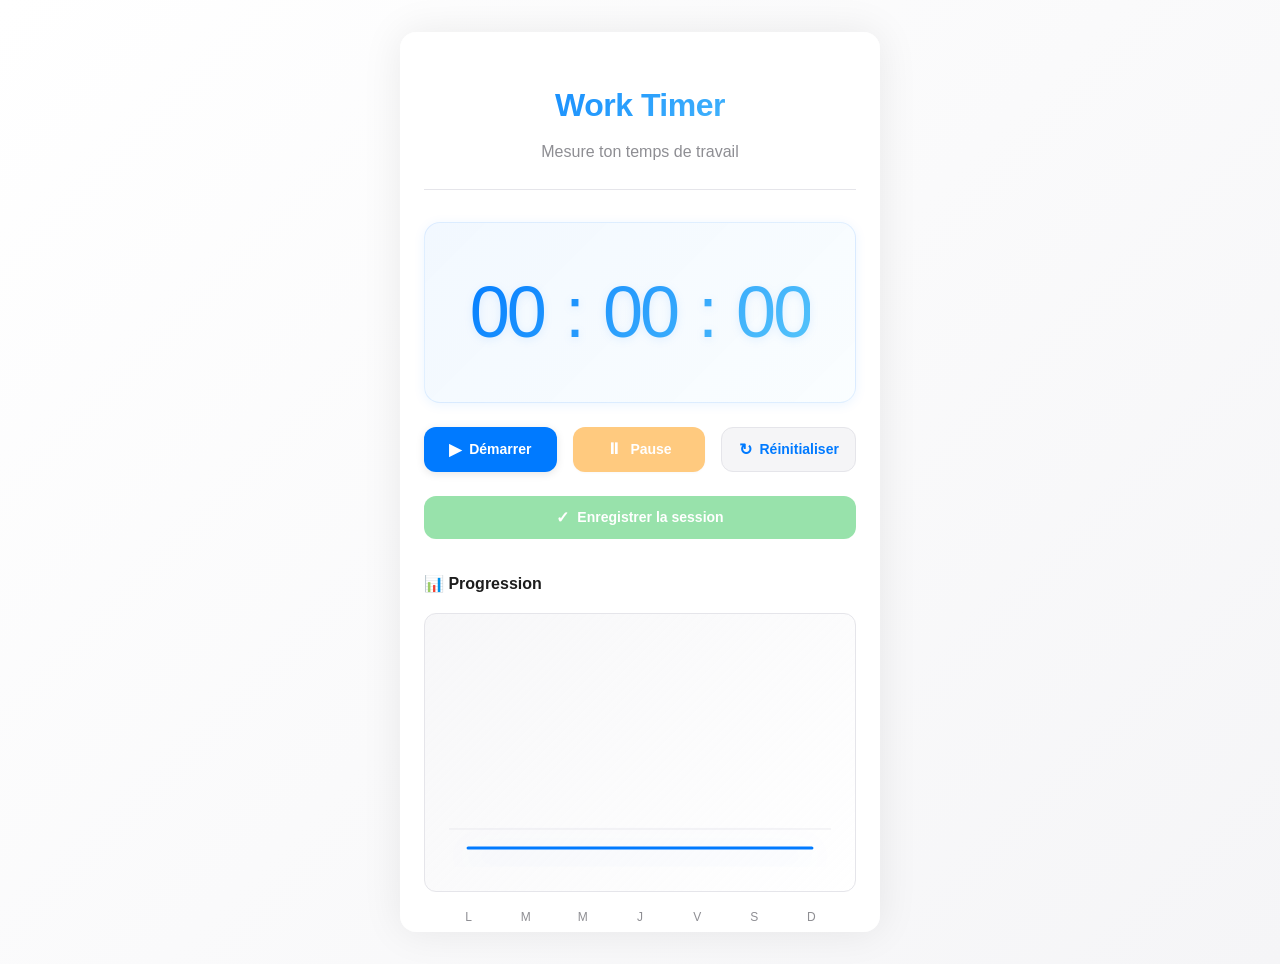
<file: timer-app/index.html>
<!DOCTYPE html>
<html lang="fr">
<head>
    <meta charset="UTF-8">
    <meta name="viewport" content="width=device-width, initial-scale=1.0">
    <title>Work Timer - Leaderboard</title>
    <link rel="stylesheet" href="styles.css">
</head>
<body>
    <div class="container">
        <!-- Header -->
        <header class="header">
            <h1 class="title">Work Timer</h1>
            <p class="subtitle">Mesure ton temps de travail</p>
        </header>

        <!-- Main Timer Section -->
        <section class="timer-section">
            <div class="timer-display">
                <div class="time-container">
                    <div class="time" id="timerDisplay">
                        <span class="hours" id="hours">00</span>
                        <span class="separator">:</span>
                        <span class="minutes" id="minutes">00</span>
                        <span class="separator">:</span>
                        <span class="seconds" id="seconds">00</span>
                    </div>
                </div>
            </div>

            <!-- Control Buttons -->
            <div class="controls">
                <button class="btn btn-primary" id="startBtn">
                    <span class="btn-icon">▶</span>
                    <span class="btn-text">Démarrer</span>
                </button>
                <button class="btn btn-secondary" id="pauseBtn" disabled>
                    <span class="btn-icon">⏸</span>
                    <span class="btn-text">Pause</span>
                </button>
                <button class="btn btn-tertiary" id="resetBtn">
                    <span class="btn-icon">↻</span>
                    <span class="btn-text">Réinitialiser</span>
                </button>
            </div>

            <!-- Save Session Button -->
            <div class="session-actions">
                <button class="btn btn-save" id="saveSessionBtn" disabled>
                    <span class="btn-icon">✓</span>
                    Enregistrer la session
                </button>
            </div>
        </section>

        <!-- Graph Section -->
        <section class="graph-section">
            <h3 class="section-title">📊 Progression</h3>
            <div class="graph-container">
                <svg class="graph-svg" id="graphChart" viewBox="0 0 100 60" preserveAspectRatio="xMidYMid meet">
                    <defs>
                        <linearGradient id="graphGradient" x1="0%" y1="0%" x2="0%" y2="100%">
                            <stop offset="0%" style="stop-color:#007AFF;stop-opacity:0.2" />
                            <stop offset="100%" style="stop-color:#007AFF;stop-opacity:0.01" />
                        </linearGradient>
                    </defs>
                    <!-- Grid lines -->
                    <line x1="0" y1="50" x2="100" y2="50" stroke="#E5E5EA" stroke-width="0.2"/>
                    <!-- Graph line will be inserted here -->
                    <polyline class="graph-line" points="" fill="url(#graphGradient)" stroke="#007AFF" stroke-width="0.8"/>
                </svg>
            </div>
            <div class="graph-legend">
                <span class="legend-day" id="day1">L</span>
                <span class="legend-day" id="day2">M</span>
                <span class="legend-day" id="day3">M</span>
                <span class="legend-day" id="day4">J</span>
                <span class="legend-day" id="day5">V</span>
                <span class="legend-day" id="day6">S</span>
                <span class="legend-day" id="day7">D</span>
            </div>
        </section>

        <!-- Leaderboard Tabs -->
        <section class="leaderboard-section">
            <div class="tabs">
                <button class="tab-btn active" data-tab="week">
                    <span class="tab-icon">📅</span>
                    Cette semaine
                </button>
                <button class="tab-btn" data-tab="month">
                    <span class="tab-icon">📆</span>
                    Ce mois
                </button>
            </div>

            <!-- Leaderboard Content -->
            <div class="leaderboard-content">
                <div class="leaderboard" id="weekLeaderboard">
                    <div class="leaderboard-empty">
                        <p>Aucune session cette semaine</p>
                        <span class="empty-icon">🏃</span>
                    </div>
                </div>
                <div class="leaderboard hidden" id="monthLeaderboard">
                    <div class="leaderboard-empty">
                        <p>Aucune session ce mois</p>
                        <span class="empty-icon">🏃</span>
                    </div>
                </div>
            </div>
        </section>

        <!-- Stats -->
        <section class="stats-section">
            <div class="stat-card">
                <span class="stat-label">Total semaine</span>
                <span class="stat-value" id="weekTotal">0h 0m</span>
            </div>
            <div class="stat-card">
                <span class="stat-label">Total mois</span>
                <span class="stat-value" id="monthTotal">0h 0m</span>
            </div>
            <div class="stat-card">
                <span class="stat-label">Sessions</span>
                <span class="stat-value" id="sessionCount">0</span>
            </div>
        </section>

        <!-- Goals Section -->
        <section class="goals-section">
            <h3 class="section-title">🎯 Objectifs</h3>
            <div class="goals-container">
                <div class="goal-item">
                    <div class="goal-header">
                        <span class="goal-name">Par jour</span>
                        <input type="number" class="goal-input" id="dailyGoal" value="8" min="1" max="24">
                        <span class="goal-unit">h</span>
                    </div>
                    <div class="goal-progress" id="dailyProgress">
                        <div class="progress-bar">
                            <div class="progress-fill" id="dailyFill" style="width: 0%"></div>
                        </div>
                        <span class="progress-text" id="dailyText">0 / 8h</span>
                    </div>
                </div>
                <div class="goal-item">
                    <div class="goal-header">
                        <span class="goal-name">Par semaine</span>
                        <input type="number" class="goal-input" id="weeklyGoal" value="40" min="1" max="168">
                        <span class="goal-unit">h</span>
                    </div>
                    <div class="goal-progress" id="weeklyProgress">
                        <div class="progress-bar">
                            <div class="progress-fill" id="weeklyFill" style="width: 0%"></div>
                        </div>
                        <span class="progress-text" id="weeklyText">0 / 40h</span>
                    </div>
                </div>
            </div>
        </section>
    </div>

    <script src="script.js"></script>
</body>
</html>
</file>
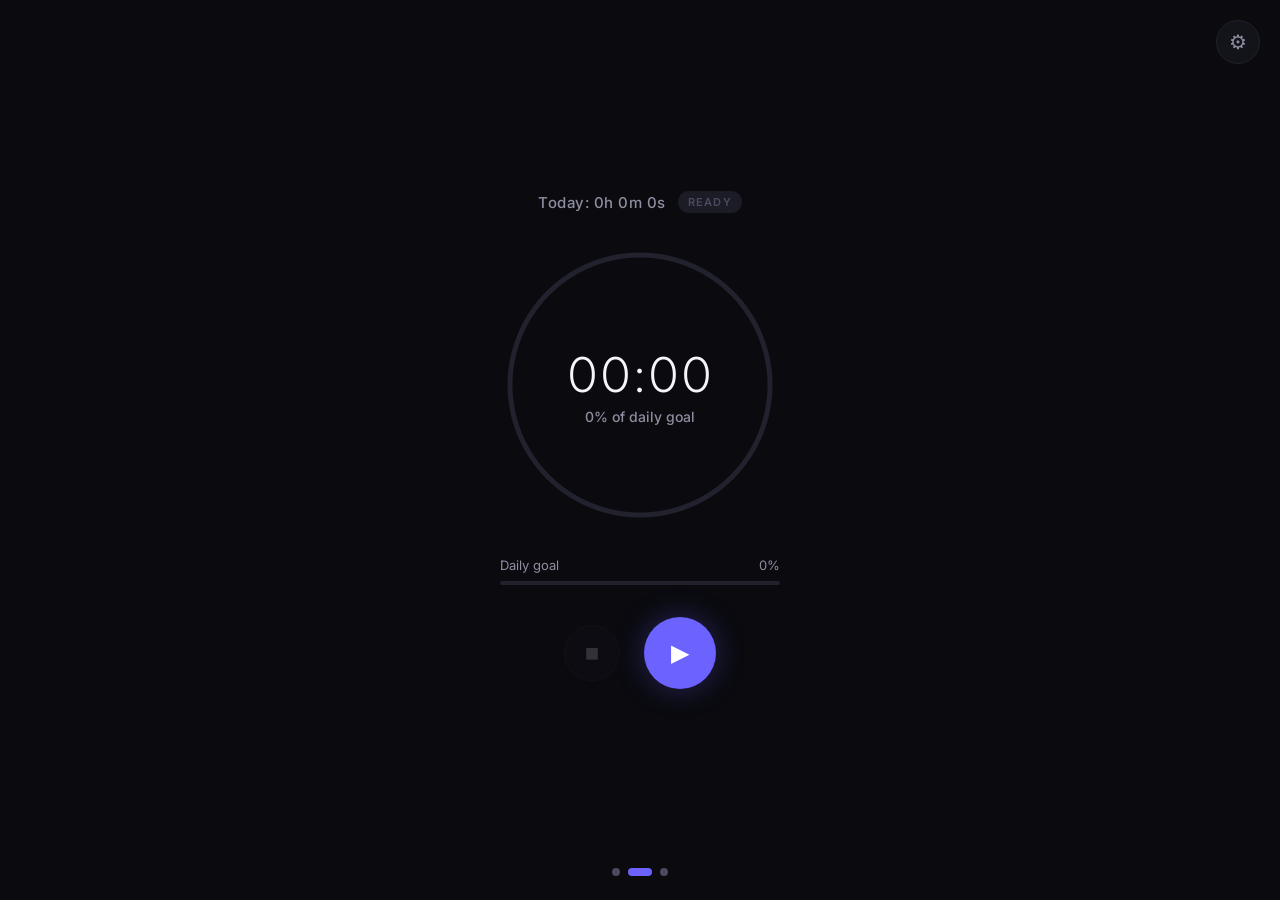
<file: timer_app_web/index.html>
<!DOCTYPE html>
<html lang="en">
<head>
<meta charset="UTF-8">
<meta name="viewport" content="width=device-width, initial-scale=1.0, user-scalable=no">
<title>Focus Timer</title>
<style>
  @import url('https://fonts.googleapis.com/css2?family=Inter:wght@300;400;500;600;700&display=swap');

  :root {
    --bg: #0A0A0F;
    --surface: #13131A;
    --surface-alt: #1C1C27;
    --stroke: #22222E;
    --accent: #6C63FF;
    --accent-soft: #8A83FF;
    --success: #34C759;
    --warning: #FF9F0A;
    --destructive: #FF453A;
    --text-primary: #F5F5FA;
    --text-secondary: #8E8EA0;
    --text-tertiary: #4A4A60;
  }

  * { margin: 0; padding: 0; box-sizing: border-box; }

  body {
    font-family: 'Inter', -apple-system, BlinkMacSystemFont, sans-serif;
    background: var(--bg);
    color: var(--text-primary);
    height: 100vh;
    overflow: hidden;
    user-select: none;
    -webkit-user-select: none;
  }

  /* ── Navigation ── */
  .app-container {
    height: 100vh;
    display: flex;
    flex-direction: column;
  }

  .screens-wrapper {
    flex: 1;
    display: flex;
    overflow-x: auto;
    scroll-snap-type: x mandatory;
    scrollbar-width: none;
    -ms-overflow-style: none;
  }
  .screens-wrapper::-webkit-scrollbar { display: none; }

  .screen {
    min-width: 100vw;
    scroll-snap-align: center;
    display: flex;
    flex-direction: column;
    padding: 20px;
    overflow-y: auto;
    scrollbar-width: none;
  }
  .screen::-webkit-scrollbar { display: none; }

  /* ── Page Indicator ── */
  .page-indicator {
    position: fixed;
    bottom: 24px;
    left: 50%;
    transform: translateX(-50%);
    display: flex;
    gap: 8px;
    z-index: 100;
  }
  .page-dot {
    width: 8px; height: 8px;
    border-radius: 4px;
    background: var(--text-tertiary);
    transition: all 0.3s ease;
  }
  .page-dot.active {
    width: 24px;
    background: var(--accent);
  }

  /* ── Settings Button ── */
  .settings-btn {
    position: fixed;
    top: 20px; right: 20px;
    width: 44px; height: 44px;
    border-radius: 50%;
    background: var(--surface);
    border: 1px solid var(--stroke);
    color: var(--text-secondary);
    font-size: 20px;
    cursor: pointer;
    display: flex;
    align-items: center;
    justify-content: center;
    z-index: 100;
    transition: transform 0.2s, background 0.2s;
  }
  .settings-btn:hover { background: var(--surface-alt); }
  .settings-btn:active { transform: scale(0.92); }

  /* ══════════════════════════════════════════
     TIMER SCREEN
     ══════════════════════════════════════════ */
  .timer-screen {
    align-items: center;
    justify-content: center;
    gap: 32px;
    padding-top: 60px;
    padding-bottom: 80px;
  }

  /* Top bar */
  .top-bar {
    display: flex;
    align-items: center;
    gap: 12px;
  }
  .today-label {
    font-size: 15px;
    font-weight: 500;
    color: var(--text-secondary);
    letter-spacing: 0.5px;
  }
  .status-chip {
    font-size: 11px;
    font-weight: 600;
    letter-spacing: 1.2px;
    padding: 4px 10px;
    border-radius: 12px;
    text-transform: uppercase;
    transition: all 0.3s ease;
  }
  .status-chip.idle { background: var(--surface-alt); color: var(--text-tertiary); }
  .status-chip.running { background: rgba(52,199,89,0.15); color: var(--success); }
  .status-chip.paused { background: rgba(255,159,10,0.15); color: var(--warning); }

  /* Circular timer */
  .timer-ring-container {
    position: relative;
    width: 280px; height: 280px;
  }
  .timer-canvas {
    width: 280px; height: 280px;
  }
  .timer-face {
    position: absolute;
    top: 50%; left: 50%;
    transform: translate(-50%, -50%);
    text-align: center;
  }
  .timer-digits {
    font-size: 48px;
    font-weight: 300;
    letter-spacing: 2px;
    font-variant-numeric: tabular-nums;
    color: var(--text-primary);
  }
  .timer-goal-pct {
    font-size: 14px;
    font-weight: 500;
    color: var(--text-secondary);
    margin-top: 4px;
  }

  /* Goal bar */
  .goal-bar-section {
    width: 280px;
  }
  .goal-bar-header {
    display: flex;
    justify-content: space-between;
    margin-bottom: 8px;
    font-size: 13px;
    color: var(--text-secondary);
  }
  .goal-bar-track {
    height: 4px;
    background: var(--stroke);
    border-radius: 2px;
    overflow: hidden;
  }
  .goal-bar-fill {
    height: 100%;
    background: linear-gradient(90deg, var(--accent), var(--accent-soft));
    border-radius: 2px;
    transition: width 0.8s cubic-bezier(0.22,1,0.36,1);
  }

  /* Controls */
  .controls {
    display: flex;
    gap: 24px;
    align-items: center;
  }
  .ctrl-btn {
    width: 56px; height: 56px;
    border-radius: 50%;
    border: none;
    cursor: pointer;
    display: flex;
    align-items: center;
    justify-content: center;
    transition: transform 0.12s, opacity 0.2s;
    font-size: 24px;
  }
  .ctrl-btn:active { transform: scale(0.92); }
  .ctrl-btn.play-btn {
    width: 72px; height: 72px;
    background: var(--accent);
    color: #fff;
    box-shadow: 0 0 30px rgba(108,99,255,0.3);
  }
  .ctrl-btn.stop-btn {
    background: var(--surface);
    border: 1px solid var(--stroke);
    color: var(--text-secondary);
  }
  .ctrl-btn.stop-btn:hover { color: var(--destructive); }
  .ctrl-btn:disabled {
    opacity: 0.3;
    cursor: default;
    transform: none;
  }

  /* ══════════════════════════════════════════
     ANALYTICS SCREEN
     ══════════════════════════════════════════ */
  .analytics-screen {
    padding-top: 60px;
    padding-bottom: 80px;
    gap: 24px;
  }
  .analytics-title {
    font-size: 28px;
    font-weight: 700;
    letter-spacing: -0.5px;
  }

  /* Summary cards */
  .summary-cards {
    display: grid;
    grid-template-columns: 1fr 1fr;
    gap: 12px;
  }
  .summary-card {
    background: var(--surface);
    border: 1px solid var(--stroke);
    border-radius: 16px;
    padding: 16px;
  }
  .summary-card-label {
    font-size: 12px;
    color: var(--text-tertiary);
    text-transform: uppercase;
    letter-spacing: 1px;
    margin-bottom: 8px;
  }
  .summary-card-value {
    font-size: 28px;
    font-weight: 700;
    letter-spacing: -1px;
  }
  .summary-card-sub {
    font-size: 13px;
    color: var(--text-secondary);
    margin-top: 4px;
  }

  /* View mode tabs */
  .view-tabs {
    display: flex;
    background: var(--surface);
    border-radius: 12px;
    padding: 4px;
    gap: 4px;
  }
  .view-tab {
    flex: 1;
    padding: 8px 0;
    text-align: center;
    font-size: 13px;
    font-weight: 500;
    color: var(--text-secondary);
    border-radius: 8px;
    border: none;
    background: none;
    cursor: pointer;
    transition: all 0.2s;
  }
  .view-tab.active {
    background: var(--accent);
    color: #fff;
  }

  /* Chart */
  .chart-container {
    background: var(--surface);
    border: 1px solid var(--stroke);
    border-radius: 16px;
    padding: 20px;
    height: 240px;
    position: relative;
  }
  .chart-canvas {
    width: 100%;
    height: 100%;
  }

  /* ══════════════════════════════════════════
     SOCIAL SCREEN
     ══════════════════════════════════════════ */
  .social-screen {
    padding-top: 60px;
    padding-bottom: 80px;
    gap: 24px;
  }
  .social-title {
    font-size: 28px;
    font-weight: 700;
    letter-spacing: -0.5px;
  }
  .social-subtitle {
    font-size: 14px;
    color: var(--text-secondary);
    margin-top: -16px;
  }

  /* Podium */
  .podium {
    display: flex;
    align-items: flex-end;
    justify-content: center;
    gap: 8px;
    height: 180px;
  }
  .podium-slot {
    display: flex;
    flex-direction: column;
    align-items: center;
    gap: 6px;
  }
  .podium-avatar {
    width: 48px; height: 48px;
    border-radius: 50%;
    display: flex;
    align-items: center;
    justify-content: center;
    font-weight: 700;
    font-size: 16px;
    color: #fff;
  }
  .podium-slot.first .podium-avatar { width: 56px; height: 56px; font-size: 18px; }
  .podium-name { font-size: 12px; font-weight: 600; }
  .podium-hours { font-size: 11px; color: var(--text-secondary); }
  .podium-bar {
    width: 80px;
    border-radius: 12px 12px 0 0;
    background: var(--surface);
    border: 1px solid var(--stroke);
    border-bottom: none;
    display: flex;
    align-items: flex-start;
    justify-content: center;
    padding-top: 8px;
    font-size: 20px;
    font-weight: 700;
    color: var(--text-tertiary);
  }
  .podium-slot.first .podium-bar {
    background: linear-gradient(180deg, rgba(108,99,255,0.15), transparent);
    border-color: rgba(108,99,255,0.3);
  }

  /* Leaderboard list */
  .leaderboard-list {
    display: flex;
    flex-direction: column;
    gap: 8px;
  }
  .lb-row {
    display: flex;
    align-items: center;
    gap: 12px;
    padding: 12px 16px;
    background: var(--surface);
    border: 1px solid var(--stroke);
    border-radius: 12px;
    transition: background 0.2s;
  }
  .lb-row.is-me {
    border-color: rgba(108,99,255,0.4);
    background: rgba(108,99,255,0.08);
  }
  .lb-rank {
    font-size: 14px;
    font-weight: 600;
    color: var(--text-tertiary);
    width: 24px;
    text-align: center;
  }
  .lb-avatar {
    width: 36px; height: 36px;
    border-radius: 50%;
    display: flex;
    align-items: center;
    justify-content: center;
    font-weight: 600;
    font-size: 13px;
    color: #fff;
  }
  .lb-info { flex: 1; }
  .lb-name { font-size: 14px; font-weight: 500; }
  .lb-hours-text { font-size: 12px; color: var(--text-secondary); }
  .lb-bar-track {
    width: 60px; height: 4px;
    background: var(--stroke);
    border-radius: 2px;
    overflow: hidden;
  }
  .lb-bar-fill {
    height: 100%;
    background: var(--accent);
    border-radius: 2px;
  }

  /* ══════════════════════════════════════════
     SETTINGS MODAL
     ══════════════════════════════════════════ */
  .modal-overlay {
    position: fixed;
    top: 0; left: 0; right: 0; bottom: 0;
    background: rgba(0,0,0,0.6);
    z-index: 200;
    opacity: 0;
    pointer-events: none;
    transition: opacity 0.3s;
  }
  .modal-overlay.open {
    opacity: 1;
    pointer-events: all;
  }
  .settings-modal {
    position: fixed;
    bottom: 0; left: 0; right: 0;
    background: var(--surface);
    border-radius: 24px 24px 0 0;
    padding: 24px;
    padding-bottom: 40px;
    z-index: 201;
    transform: translateY(100%);
    transition: transform 0.35s cubic-bezier(0.22,1,0.36,1);
    max-height: 80vh;
    overflow-y: auto;
  }
  .modal-overlay.open .settings-modal {
    transform: translateY(0);
  }
  .modal-handle {
    width: 40px; height: 4px;
    background: var(--text-tertiary);
    border-radius: 2px;
    margin: 0 auto 20px;
  }
  .settings-title {
    font-size: 22px;
    font-weight: 700;
    margin-bottom: 24px;
  }
  .setting-row {
    display: flex;
    align-items: center;
    justify-content: space-between;
    padding: 16px 0;
    border-bottom: 1px solid var(--stroke);
  }
  .setting-label {
    font-size: 15px;
    font-weight: 500;
  }
  .setting-label span {
    display: block;
    font-size: 12px;
    color: var(--text-tertiary);
    font-weight: 400;
    margin-top: 2px;
  }
  .stepper {
    display: flex;
    align-items: center;
    gap: 16px;
  }
  .stepper-btn {
    width: 36px; height: 36px;
    border-radius: 50%;
    background: var(--surface-alt);
    border: 1px solid var(--stroke);
    color: var(--text-primary);
    font-size: 18px;
    cursor: pointer;
    display: flex;
    align-items: center;
    justify-content: center;
    transition: transform 0.12s;
  }
  .stepper-btn:active { transform: scale(0.92); }
  .stepper-value {
    font-size: 16px;
    font-weight: 600;
    min-width: 56px;
    text-align: center;
    font-variant-numeric: tabular-nums;
  }

  /* Reset button */
  .reset-section {
    margin-top: 24px;
    text-align: center;
  }
  .reset-btn {
    padding: 12px 24px;
    background: rgba(255,69,58,0.1);
    border: 1px solid rgba(255,69,58,0.3);
    border-radius: 12px;
    color: var(--destructive);
    font-size: 14px;
    font-weight: 500;
    cursor: pointer;
    transition: background 0.2s;
  }
  .reset-btn:hover { background: rgba(255,69,58,0.2); }

  /* Animations */
  @keyframes fadeInUp {
    from { opacity: 0; transform: translateY(20px); }
    to { opacity: 1; transform: translateY(0); }
  }
  .animate-in {
    animation: fadeInUp 0.5s ease forwards;
  }
  .animate-in:nth-child(2) { animation-delay: 0.1s; }
  .animate-in:nth-child(3) { animation-delay: 0.2s; }
  .animate-in:nth-child(4) { animation-delay: 0.3s; }
</style>
</head>
<body>

<div class="app-container">
  <!-- Settings button -->
  <button class="settings-btn" onclick="toggleSettings()">&#9881;</button>

  <div class="screens-wrapper" id="screensWrapper">

    <!-- ═══ ANALYTICS SCREEN ═══ -->
    <div class="screen analytics-screen" id="analyticsScreen">
      <h1 class="analytics-title animate-in">Analytics</h1>

      <div class="summary-cards animate-in">
        <div class="summary-card">
          <div class="summary-card-label">Today</div>
          <div class="summary-card-value" id="statToday">0h 0m</div>
          <div class="summary-card-sub" id="statTodayPct">0% of goal</div>
        </div>
        <div class="summary-card">
          <div class="summary-card-label">This Week</div>
          <div class="summary-card-value" id="statWeek">0h 0m</div>
          <div class="summary-card-sub" id="statWeekPct">0% of goal</div>
        </div>
      </div>

      <div class="view-tabs animate-in">
        <button class="view-tab active" onclick="setChartView('day')">Day</button>
        <button class="view-tab" onclick="setChartView('week')">Week</button>
        <button class="view-tab" onclick="setChartView('month')">Month</button>
      </div>

      <div class="chart-container animate-in">
        <canvas class="chart-canvas" id="chartCanvas"></canvas>
      </div>
    </div>

    <!-- ═══ TIMER SCREEN ═══ -->
    <div class="screen timer-screen" id="timerScreen">
      <div class="top-bar animate-in">
        <span class="today-label" id="todayLabel">Today: 0h 0m 0s</span>
        <span class="status-chip idle" id="statusChip">READY</span>
      </div>

      <div class="timer-ring-container animate-in">
        <canvas class="timer-canvas" id="timerCanvas" width="560" height="560"></canvas>
        <div class="timer-face">
          <div class="timer-digits" id="timerDigits">00:00</div>
          <div class="timer-goal-pct" id="timerGoalPct">0% of daily goal</div>
        </div>
      </div>

      <div class="goal-bar-section animate-in">
        <div class="goal-bar-header">
          <span>Daily goal</span>
          <span id="goalBarPct">0%</span>
        </div>
        <div class="goal-bar-track">
          <div class="goal-bar-fill" id="goalBarFill" style="width:0%"></div>
        </div>
      </div>

      <div class="controls animate-in">
        <button class="ctrl-btn stop-btn" id="stopBtn" disabled onclick="stopTimer()">&#9632;</button>
        <button class="ctrl-btn play-btn" id="playBtn" onclick="togglePlayPause()">&#9654;</button>
      </div>
    </div>

    <!-- ═══ SOCIAL SCREEN ═══ -->
    <div class="screen social-screen" id="socialScreen">
      <h1 class="social-title animate-in">Leaderboard</h1>
      <p class="social-subtitle animate-in">This week's focus hours</p>

      <div class="podium animate-in" id="podium"></div>
      <div class="leaderboard-list animate-in" id="leaderboardList"></div>
    </div>
  </div>

  <!-- Page indicator -->
  <div class="page-indicator">
    <div class="page-dot" id="dot0"></div>
    <div class="page-dot active" id="dot1"></div>
    <div class="page-dot" id="dot2"></div>
  </div>
</div>

<!-- ═══ SETTINGS MODAL ═══ -->
<div class="modal-overlay" id="settingsOverlay" onclick="closeSettingsOutside(event)">
  <div class="settings-modal">
    <div class="modal-handle"></div>
    <div class="settings-title">Settings</div>

    <div class="setting-row">
      <div class="setting-label">Daily Goal<span>Hours of focus per day</span></div>
      <div class="stepper">
        <button class="stepper-btn" onclick="adjustGoal('daily',-1800)">−</button>
        <span class="stepper-value" id="dailyGoalDisplay">8h</span>
        <button class="stepper-btn" onclick="adjustGoal('daily',1800)">+</button>
      </div>
    </div>

    <div class="setting-row">
      <div class="setting-label">Weekly Goal<span>Hours of focus per week</span></div>
      <div class="stepper">
        <button class="stepper-btn" onclick="adjustGoal('weekly',-3600)">−</button>
        <span class="stepper-value" id="weeklyGoalDisplay">40h</span>
        <button class="stepper-btn" onclick="adjustGoal('weekly',3600)">+</button>
      </div>
    </div>

    <div class="reset-section">
      <button class="reset-btn" onclick="resetAllData()">Reset All Data</button>
    </div>
  </div>
</div>

<script>
// ══════════════════════════════════════════
// STATE
// ══════════════════════════════════════════
const STATE = {
  status: 'idle', // idle | running | paused
  elapsed: 0,     // seconds in current session
  startTime: null,
  pausedAt: null,
  sessions: [],
  dailyGoalSec: 8 * 3600,
  weeklyGoalSec: 40 * 3600,
  chartView: 'day',
  tickInterval: null,
};

// ══════════════════════════════════════════
// PERSISTENCE
// ══════════════════════════════════════════
function save() {
  const data = {
    sessions: STATE.sessions,
    dailyGoalSec: STATE.dailyGoalSec,
    weeklyGoalSec: STATE.weeklyGoalSec,
  };
  localStorage.setItem('focusTimer', JSON.stringify(data));
}

function load() {
  try {
    const raw = localStorage.getItem('focusTimer');
    if (!raw) return;
    const data = JSON.parse(raw);
    STATE.sessions = (data.sessions || []).map(s => ({
      ...s,
      startTime: new Date(s.startTime),
      endTime: new Date(s.endTime),
    }));
    STATE.dailyGoalSec = data.dailyGoalSec || 8 * 3600;
    STATE.weeklyGoalSec = data.weeklyGoalSec || 40 * 3600;
  } catch(e) { console.warn('Load failed', e); }
}

// ══════════════════════════════════════════
// TIMER LOGIC
// ══════════════════════════════════════════
function togglePlayPause() {
  if (STATE.status === 'idle' || STATE.status === 'paused') {
    startTimer();
  } else if (STATE.status === 'running') {
    pauseTimer();
  }
}

function startTimer() {
  if (STATE.status === 'idle') {
    STATE.startTime = new Date();
    STATE.elapsed = 0;
  }
  STATE.status = 'running';
  STATE.pausedAt = null;
  STATE.tickInterval = setInterval(tick, 1000);
  updateUI();
}

function pauseTimer() {
  STATE.status = 'paused';
  STATE.pausedAt = new Date();
  clearInterval(STATE.tickInterval);
  updateUI();
}

function stopTimer() {
  clearInterval(STATE.tickInterval);
  if (STATE.elapsed >= 5 && STATE.startTime) {
    STATE.sessions.push({
      id: crypto.randomUUID ? crypto.randomUUID() : Math.random().toString(36).slice(2),
      startTime: STATE.startTime,
      endTime: new Date(),
    });
    save();
  }
  STATE.status = 'idle';
  STATE.elapsed = 0;
  STATE.startTime = null;
  STATE.pausedAt = null;
  updateUI();
}

function tick() {
  STATE.elapsed++;
  updateUI();
}

// ══════════════════════════════════════════
// COMPUTED
// ══════════════════════════════════════════
function todayTotal() {
  const now = new Date();
  const start = new Date(now.getFullYear(), now.getMonth(), now.getDate());
  let total = STATE.sessions
    .filter(s => s.startTime >= start)
    .reduce((sum, s) => sum + (s.endTime - s.startTime) / 1000, 0);
  if (STATE.status !== 'idle') total += STATE.elapsed;
  return total;
}

function weekTotal() {
  const now = new Date();
  const day = now.getDay();
  const monday = new Date(now);
  monday.setDate(now.getDate() - ((day + 6) % 7));
  monday.setHours(0,0,0,0);
  let total = STATE.sessions
    .filter(s => s.startTime >= monday)
    .reduce((sum, s) => sum + (s.endTime - s.startTime) / 1000, 0);
  if (STATE.status !== 'idle') total += STATE.elapsed;
  return total;
}

function weeklyBreakdown() {
  const now = new Date();
  const day = now.getDay();
  const monday = new Date(now);
  monday.setDate(now.getDate() - ((day + 6) % 7));
  monday.setHours(0,0,0,0);
  const result = [0,0,0,0,0,0,0]; // Mon-Sun
  STATE.sessions.filter(s => s.startTime >= monday).forEach(s => {
    const d = (s.startTime.getDay() + 6) % 7;
    result[d] += (s.endTime - s.startTime) / 1000;
  });
  // add current session to its day
  if (STATE.status !== 'idle' && STATE.startTime) {
    const d = (STATE.startTime.getDay() + 6) % 7;
    result[d] += STATE.elapsed;
  }
  return result;
}

function hourlyBreakdown() {
  const now = new Date();
  const start = new Date(now.getFullYear(), now.getMonth(), now.getDate());
  const result = new Array(24).fill(0);
  STATE.sessions.filter(s => s.startTime >= start).forEach(s => {
    const h = s.startTime.getHours();
    result[h] += (s.endTime - s.startTime) / 1000;
  });
  if (STATE.status !== 'idle' && STATE.startTime) {
    const h = STATE.startTime.getHours();
    result[h] += STATE.elapsed;
  }
  return result;
}

function monthlyBreakdown() {
  const now = new Date();
  const result = new Array(30).fill(0);
  for (let i = 0; i < 30; i++) {
    const day = new Date(now);
    day.setDate(now.getDate() - (29 - i));
    day.setHours(0,0,0,0);
    const next = new Date(day);
    next.setDate(day.getDate() + 1);
    STATE.sessions.filter(s => s.startTime >= day && s.startTime < next).forEach(s => {
      result[i] += (s.endTime - s.startTime) / 1000;
    });
  }
  // add current to today
  if (STATE.status !== 'idle') result[29] += STATE.elapsed;
  return result;
}

// ══════════════════════════════════════════
// FORMAT HELPERS
// ══════════════════════════════════════════
function fmtHMS(sec) {
  const h = Math.floor(sec / 3600);
  const m = Math.floor((sec % 3600) / 60);
  const s = Math.floor(sec % 60);
  return `${h}h ${m}m ${s}s`;
}
function fmtHM(sec) {
  const h = Math.floor(sec / 3600);
  const m = Math.floor((sec % 3600) / 60);
  return `${h}h ${m}m`;
}
function fmtTimer(sec) {
  const h = Math.floor(sec / 3600);
  const m = Math.floor((sec % 3600) / 60);
  const s = Math.floor(sec % 60);
  const pad = n => n.toString().padStart(2, '0');
  if (h > 0) return `${pad(h)}:${pad(m)}:${pad(s)}`;
  return `${pad(m)}:${pad(s)}`;
}
function fmtGoal(sec) {
  const h = Math.floor(sec / 3600);
  const m = Math.floor((sec % 3600) / 60);
  if (m === 0) return `${h}h`;
  if (h === 0) return `${m}m`;
  return `${h}h ${m}m`;
}

// ══════════════════════════════════════════
// UI UPDATE
// ══════════════════════════════════════════
function updateUI() {
  const tt = todayTotal();
  const wt = weekTotal();
  const dp = Math.min(tt / STATE.dailyGoalSec, 1);
  const wp = Math.min(wt / STATE.weeklyGoalSec, 1);

  // Timer screen
  document.getElementById('todayLabel').textContent = `Today: ${fmtHMS(tt)}`;
  const chip = document.getElementById('statusChip');
  chip.className = 'status-chip ' + STATE.status;
  chip.textContent = STATE.status === 'idle' ? 'READY' : STATE.status.toUpperCase();

  document.getElementById('timerDigits').textContent = fmtTimer(STATE.elapsed);
  document.getElementById('timerGoalPct').textContent = `${Math.round(dp * 100)}% of daily goal`;
  document.getElementById('goalBarPct').textContent = `${Math.round(dp * 100)}%`;
  document.getElementById('goalBarFill').style.width = `${dp * 100}%`;

  // Play/pause button
  const playBtn = document.getElementById('playBtn');
  playBtn.innerHTML = STATE.status === 'running' ? '&#10074;&#10074;' : '&#9654;';
  document.getElementById('stopBtn').disabled = STATE.status === 'idle';

  // Analytics
  document.getElementById('statToday').textContent = fmtHM(tt);
  document.getElementById('statTodayPct').textContent = `${Math.round(dp * 100)}% of goal`;
  document.getElementById('statWeek').textContent = fmtHM(wt);
  document.getElementById('statWeekPct').textContent = `${Math.round(wp * 100)}% of goal`;

  drawTimerRing(dp);
  drawChart();
  updateSettings();
}

// ══════════════════════════════════════════
// CIRCULAR TIMER (Canvas)
// ══════════════════════════════════════════
function drawTimerRing(progress) {
  const canvas = document.getElementById('timerCanvas');
  const ctx = canvas.getContext('2d');
  const w = canvas.width, h = canvas.height;
  const cx = w / 2, cy = h / 2;
  const r = (w / 2) - 20;

  ctx.clearRect(0, 0, w, h);

  // Track ring
  ctx.beginPath();
  ctx.arc(cx, cy, r, 0, Math.PI * 2);
  ctx.strokeStyle = '#22222E';
  ctx.lineWidth = 10;
  ctx.lineCap = 'round';
  ctx.stroke();

  if (progress <= 0) return;

  const startAngle = -Math.PI / 2;
  const endAngle = startAngle + (Math.PI * 2 * progress);

  // Glow pass
  ctx.save();
  ctx.beginPath();
  ctx.arc(cx, cy, r, startAngle, endAngle);
  ctx.strokeStyle = 'rgba(108,99,255,0.4)';
  ctx.lineWidth = 28;
  ctx.lineCap = 'round';
  ctx.filter = 'blur(12px)';
  ctx.stroke();
  ctx.restore();

  // Progress arc with gradient
  const grad = ctx.createConicGradient(startAngle, cx, cy);
  grad.addColorStop(0, '#6C63FF');
  grad.addColorStop(progress, '#AE8FFF');
  grad.addColorStop(progress + 0.001, 'transparent');

  ctx.beginPath();
  ctx.arc(cx, cy, r, startAngle, endAngle);
  ctx.strokeStyle = grad;
  ctx.lineWidth = 10;
  ctx.lineCap = 'round';
  ctx.filter = 'none';
  ctx.stroke();

  // Tip dot
  const tipX = cx + r * Math.cos(endAngle);
  const tipY = cy + r * Math.sin(endAngle);
  ctx.beginPath();
  ctx.arc(tipX, tipY, 5, 0, Math.PI * 2);
  ctx.fillStyle = '#AE8FFF';
  ctx.fill();
}

// ══════════════════════════════════════════
// CHART
// ══════════════════════════════════════════
function setChartView(view) {
  STATE.chartView = view;
  document.querySelectorAll('.view-tab').forEach((t, i) => {
    t.classList.toggle('active', ['day','week','month'][i] === view);
  });
  drawChart();
}

function drawChart() {
  const canvas = document.getElementById('chartCanvas');
  const ctx = canvas.getContext('2d');
  const rect = canvas.parentElement.getBoundingClientRect();
  canvas.width = rect.width - 40;
  canvas.height = rect.height - 40;
  const w = canvas.width, h = canvas.height;
  ctx.clearRect(0, 0, w, h);

  let data, labels, maxVal;
  const dayNames = ['Mon','Tue','Wed','Thu','Fri','Sat','Sun'];

  if (STATE.chartView === 'day') {
    data = hourlyBreakdown().map(s => s / 60); // minutes
    labels = Array.from({length: 24}, (_, i) => i % 6 === 0 ? `${i}h` : '');
    maxVal = Math.max(60, ...data);
  } else if (STATE.chartView === 'week') {
    data = weeklyBreakdown().map(s => s / 3600); // hours
    labels = dayNames;
    maxVal = Math.max(10, ...data);
  } else {
    data = monthlyBreakdown().map(s => s / 3600);
    labels = Array.from({length: 30}, (_, i) => (i+1) % 7 === 0 ? `${i+1}` : '');
    maxVal = Math.max(10, ...data);
  }

  const padding = {left: 30, bottom: 24, top: 10, right: 10};
  const chartW = w - padding.left - padding.right;
  const chartH = h - padding.top - padding.bottom;

  // Y axis labels
  ctx.fillStyle = '#4A4A60';
  ctx.font = '10px Inter, sans-serif';
  ctx.textAlign = 'right';
  for (let i = 0; i <= 4; i++) {
    const val = Math.round(maxVal / 4 * i);
    const y = padding.top + chartH - (chartH * i / 4);
    ctx.fillText(val.toString(), padding.left - 6, y + 3);
    // grid line
    ctx.strokeStyle = 'rgba(74,74,96,0.2)';
    ctx.lineWidth = 0.5;
    ctx.beginPath();
    ctx.moveTo(padding.left, y);
    ctx.lineTo(w - padding.right, y);
    ctx.stroke();
  }

  // X axis labels
  ctx.textAlign = 'center';
  labels.forEach((label, i) => {
    if (!label) return;
    const x = padding.left + (chartW * i / (data.length - 1 || 1));
    ctx.fillText(label, x, h - 4);
  });

  if (STATE.chartView === 'week') {
    // Bar chart
    const barW = chartW / data.length * 0.6;
    const gap = chartW / data.length;
    data.forEach((val, i) => {
      const barH = (val / maxVal) * chartH;
      const x = padding.left + gap * i + (gap - barW) / 2;
      const y = padding.top + chartH - barH;

      const grad = ctx.createLinearGradient(x, y, x, y + barH);
      grad.addColorStop(0, '#6C63FF');
      grad.addColorStop(1, 'rgba(108,99,255,0.3)');
      ctx.fillStyle = grad;

      ctx.beginPath();
      ctx.roundRect(x, y, barW, barH, 4);
      ctx.fill();
    });
    // X labels for bars
    ctx.fillStyle = '#4A4A60';
    dayNames.forEach((name, i) => {
      const x = padding.left + gap * i + gap / 2;
      ctx.fillText(name, x, h - 4);
    });
  } else {
    // Line chart
    ctx.beginPath();
    data.forEach((val, i) => {
      const x = padding.left + (chartW * i / (data.length - 1 || 1));
      const y = padding.top + chartH - (val / maxVal) * chartH;
      i === 0 ? ctx.moveTo(x, y) : ctx.lineTo(x, y);
    });
    ctx.strokeStyle = '#6C63FF';
    ctx.lineWidth = 2;
    ctx.stroke();

    // Fill gradient area
    const lastX = padding.left + chartW;
    ctx.lineTo(lastX, padding.top + chartH);
    ctx.lineTo(padding.left, padding.top + chartH);
    ctx.closePath();
    const grad = ctx.createLinearGradient(0, padding.top, 0, padding.top + chartH);
    grad.addColorStop(0, 'rgba(108,99,255,0.3)');
    grad.addColorStop(1, 'rgba(108,99,255,0)');
    ctx.fillStyle = grad;
    ctx.fill();
  }
}

// ══════════════════════════════════════════
// SOCIAL / LEADERBOARD
// ══════════════════════════════════════════
const LEADERBOARD = [
  { name: 'Sophie M.', initials: 'SM', hours: 42.5, color: '#FF6B6B' },
  { name: 'Alex K.', initials: 'AK', hours: 38.2, color: '#4ECDC4' },
  { name: 'You', initials: 'AG', hours: 0, color: '#6C63FF', isMe: true },
  { name: 'Jordan L.', initials: 'JL', hours: 28.0, color: '#FFE66D' },
  { name: 'Taylor R.', initials: 'TR', hours: 22.3, color: '#A8E6CF' },
  { name: 'Morgan P.', initials: 'MP', hours: 18.7, color: '#FF8A5C' },
];

function renderLeaderboard() {
  // Update "You" hours
  const myEntry = LEADERBOARD.find(e => e.isMe);
  myEntry.hours = parseFloat((weekTotal() / 3600).toFixed(1));

  const sorted = [...LEADERBOARD].sort((a, b) => b.hours - a.hours);
  const maxH = sorted[0].hours || 1;

  // Podium (top 3)
  const podium = document.getElementById('podium');
  const order = [1, 0, 2]; // 2nd, 1st, 3rd
  const heights = [100, 140, 80];
  podium.innerHTML = order.map((idx, pos) => {
    const e = sorted[idx];
    if (!e) return '';
    const crown = idx === 0 ? '&#128081; ' : '';
    return `<div class="podium-slot ${idx === 0 ? 'first' : ''}">
      <div class="podium-avatar" style="background:${e.color}">${e.initials}</div>
      <div class="podium-name">${crown}${e.name}</div>
      <div class="podium-hours">${e.hours}h</div>
      <div class="podium-bar" style="height:${heights[pos]}px">${idx + 1}</div>
    </div>`;
  }).join('');

  // Full list
  const list = document.getElementById('leaderboardList');
  list.innerHTML = sorted.map((e, i) => `
    <div class="lb-row ${e.isMe ? 'is-me' : ''}">
      <span class="lb-rank">${i + 1}</span>
      <div class="lb-avatar" style="background:${e.color}">${e.initials}</div>
      <div class="lb-info">
        <div class="lb-name">${e.name}</div>
        <div class="lb-hours-text">${e.hours}h this week</div>
      </div>
      <div class="lb-bar-track">
        <div class="lb-bar-fill" style="width:${(e.hours / maxH * 100)}%"></div>
      </div>
    </div>
  `).join('');
}

// ══════════════════════════════════════════
// SETTINGS
// ══════════════════════════════════════════
function toggleSettings() {
  document.getElementById('settingsOverlay').classList.toggle('open');
}

function closeSettingsOutside(e) {
  if (e.target === document.getElementById('settingsOverlay')) {
    toggleSettings();
  }
}

function adjustGoal(type, delta) {
  if (type === 'daily') {
    STATE.dailyGoalSec = Math.max(1800, Math.min(57600, STATE.dailyGoalSec + delta));
  } else {
    STATE.weeklyGoalSec = Math.max(3600, Math.min(288000, STATE.weeklyGoalSec + delta));
  }
  save();
  updateUI();
}

function updateSettings() {
  document.getElementById('dailyGoalDisplay').textContent = fmtGoal(STATE.dailyGoalSec);
  document.getElementById('weeklyGoalDisplay').textContent = fmtGoal(STATE.weeklyGoalSec);
}

function resetAllData() {
  if (!confirm('Reset all sessions and goals? This cannot be undone.')) return;
  STATE.sessions = [];
  STATE.dailyGoalSec = 8 * 3600;
  STATE.weeklyGoalSec = 40 * 3600;
  save();
  stopTimer();
  updateUI();
  renderLeaderboard();
}

// ══════════════════════════════════════════
// PAGE INDICATOR / SCROLL
// ══════════════════════════════════════════
const wrapper = document.getElementById('screensWrapper');
wrapper.addEventListener('scroll', () => {
  const page = Math.round(wrapper.scrollLeft / window.innerWidth);
  for (let i = 0; i < 3; i++) {
    document.getElementById(`dot${i}`).classList.toggle('active', i === page);
  }
  if (page === 2) renderLeaderboard();
});

// Start on timer screen (page 1)
setTimeout(() => {
  wrapper.scrollTo({ left: window.innerWidth, behavior: 'instant' });
}, 50);

// ══════════════════════════════════════════
// INIT
// ══════════════════════════════════════════
load();
updateUI();
renderLeaderboard();

// Redraw chart on resize
window.addEventListener('resize', drawChart);
</script>
</body>
</html>
</file>
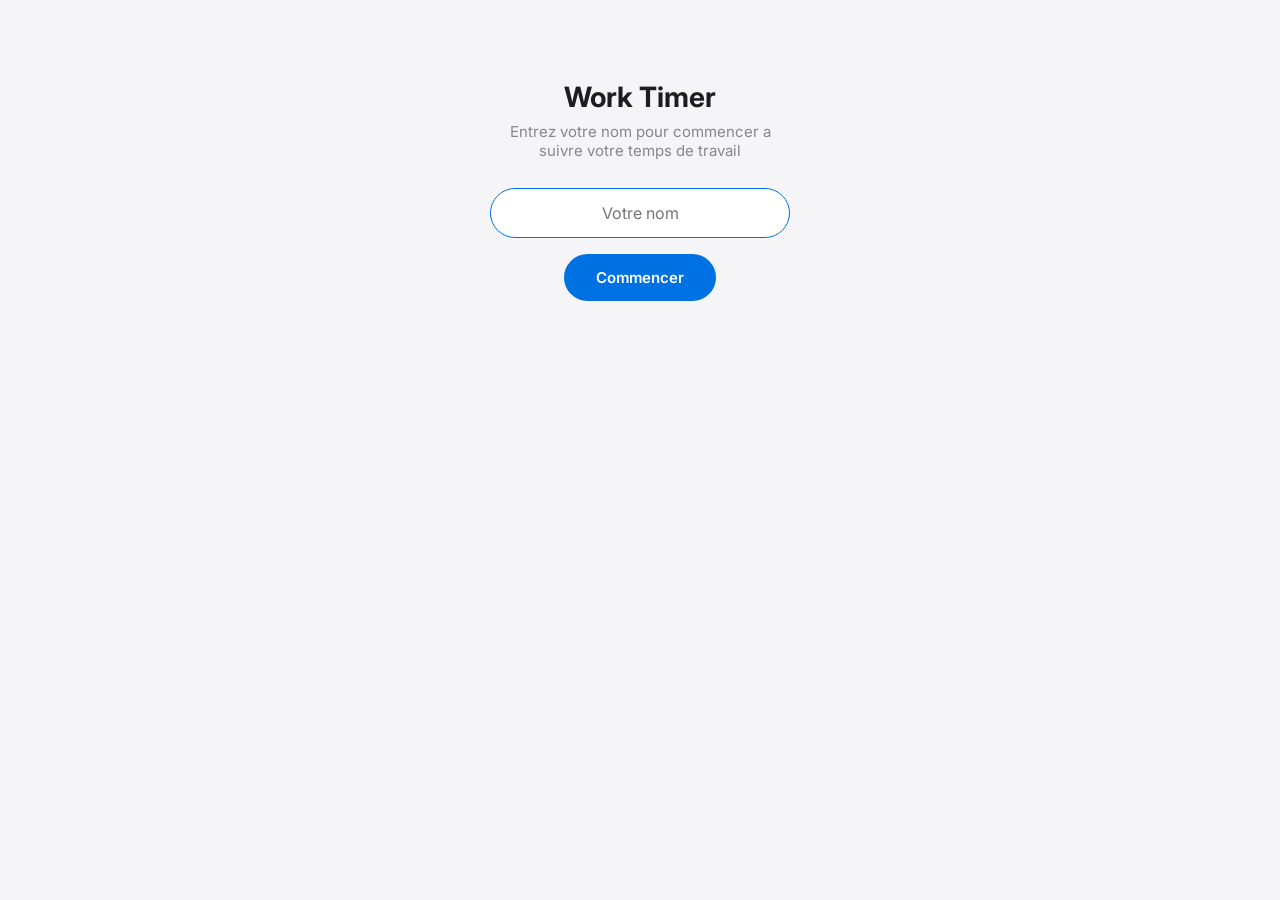
<file: app.html>
<!DOCTYPE html>
<html lang="fr">
<head>
<meta charset="UTF-8">
<meta name="viewport" content="width=device-width, initial-scale=1.0">
<title>Work Timer</title>
<style>
  @import url('https://fonts.googleapis.com/css2?family=Inter:wght@300;400;500;600;700&display=swap');

  * { margin: 0; padding: 0; box-sizing: border-box; }

  :root {
    --bg: #f5f5f7;
    --card: #ffffff;
    --text: #1d1d1f;
    --text-secondary: #86868b;
    --accent: #0071e3;
    --accent-light: #e8f2ff;
    --green: #34c759;
    --green-light: #e8fae9;
    --orange: #ff9f0a;
    --orange-light: #fff5e0;
    --red: #ff3b30;
    --border: #e5e5ea;
    --shadow: 0 2px 12px rgba(0,0,0,0.06);
    --shadow-lg: 0 8px 30px rgba(0,0,0,0.08);
    --radius: 16px;
    --radius-sm: 12px;
  }

  body {
    font-family: 'Inter', -apple-system, BlinkMacSystemFont, sans-serif;
    background: var(--bg);
    color: var(--text);
    min-height: 100vh;
    -webkit-font-smoothing: antialiased;
  }

  .app {
    max-width: 480px;
    margin: 0 auto;
    padding: 20px 16px 40px;
  }

  /* Header */
  .header {
    text-align: center;
    padding: 24px 0 8px;
    display: flex;
    align-items: center;
    justify-content: center;
    gap: 12px;
  }
  .header h1 {
    font-size: 34px;
    font-weight: 700;
    letter-spacing: -0.5px;
  }
  .header-right {
    position: absolute;
    right: 16px;
  }
  .header-wrapper {
    position: relative;
    display: flex;
    justify-content: center;
    align-items: center;
    padding: 24px 0 8px;
  }
  .settings-btn {
    background: var(--card);
    border: none;
    border-radius: 50%;
    width: 40px;
    height: 40px;
    display: flex;
    align-items: center;
    justify-content: center;
    cursor: pointer;
    box-shadow: var(--shadow);
    font-size: 20px;
    transition: all 0.2s;
  }
  .settings-btn:hover { background: var(--bg); transform: scale(1.05); }
  .subtitle {
    text-align: center;
    color: var(--text-secondary);
    font-size: 15px;
    margin-bottom: 8px;
  }

  /* Timer Card */
  .timer-card {
    background: var(--card);
    border-radius: 20px;
    padding: 40px 24px 32px;
    text-align: center;
    box-shadow: var(--shadow-lg);
    margin: 24px 0;
    position: relative;
    overflow: hidden;
  }
  .timer-card::before {
    content: '';
    position: absolute;
    top: 0; left: 0; right: 0;
    height: 4px;
    background: linear-gradient(90deg, var(--accent), #a855f7, var(--red));
    opacity: 0;
    transition: opacity 0.4s;
  }
  .timer-card.running::before { opacity: 1; }

  .timer-display {
    font-size: 64px;
    font-weight: 200;
    letter-spacing: -2px;
    font-variant-numeric: tabular-nums;
    line-height: 1;
    margin-bottom: 8px;
    transition: color 0.3s;
  }
  .timer-card.running .timer-display { color: var(--accent); }

  .timer-label {
    font-size: 13px;
    color: var(--text-secondary);
    text-transform: uppercase;
    letter-spacing: 1px;
    font-weight: 500;
    margin-bottom: 28px;
  }

  .timer-buttons {
    display: flex;
    gap: 12px;
    justify-content: center;
  }

  .btn {
    border: none;
    border-radius: 980px;
    font-family: inherit;
    font-size: 15px;
    font-weight: 600;
    cursor: pointer;
    transition: all 0.2s ease;
    display: inline-flex;
    align-items: center;
    gap: 8px;
    padding: 14px 32px;
  }
  .btn:active { transform: scale(0.96); }

  .btn-primary {
    background: var(--accent);
    color: #fff;
  }
  .btn-primary:hover { background: #0077ed; }
  .btn-primary.running {
    background: var(--red);
  }
  .btn-primary.running:hover { background: #e0332b; }

  .btn-secondary {
    background: var(--accent-light);
    color: var(--accent);
  }
  .btn-secondary:hover { background: #d8eaff; }

  .btn-icon {
    width: 20px;
    height: 20px;
  }

  /* Today Stats */
  .today-stats {
    display: grid;
    grid-template-columns: 1fr 1fr;
    gap: 12px;
    margin-bottom: 24px;
  }
  .stat-card {
    background: var(--card);
    border-radius: var(--radius);
    padding: 20px;
    box-shadow: var(--shadow);
  }
  .stat-card .stat-value {
    font-size: 28px;
    font-weight: 700;
    letter-spacing: -0.5px;
  }
  .stat-card .stat-label {
    font-size: 13px;
    color: var(--text-secondary);
    margin-top: 4px;
    font-weight: 500;
  }
  .stat-card.green .stat-value { color: var(--green); }
  .stat-card.accent .stat-value { color: var(--accent); }

  /* Session Log */
  .section-title {
    font-size: 20px;
    font-weight: 700;
    margin-bottom: 12px;
    letter-spacing: -0.3px;
  }

  .sessions-log {
    background: var(--card);
    border-radius: var(--radius);
    box-shadow: var(--shadow);
    margin-bottom: 24px;
    overflow: hidden;
  }
  .session-item {
    display: flex;
    align-items: center;
    justify-content: space-between;
    padding: 16px 20px;
    border-bottom: 1px solid var(--border);
  }
  .session-item:last-child { border-bottom: none; }
  .session-time {
    font-size: 13px;
    color: var(--text-secondary);
  }
  .session-duration {
    font-size: 15px;
    font-weight: 600;
  }
  .empty-state {
    padding: 32px 20px;
    text-align: center;
    color: var(--text-secondary);
    font-size: 14px;
  }

  /* Chart Tabs */
  .tabs {
    display: flex;
    background: rgba(0,0,0,0.04);
    border-radius: 10px;
    padding: 3px;
    margin-bottom: 16px;
  }
  .tab {
    flex: 1;
    padding: 10px;
    text-align: center;
    font-size: 14px;
    font-weight: 600;
    border: none;
    background: none;
    border-radius: 8px;
    cursor: pointer;
    color: var(--text-secondary);
    transition: all 0.25s;
    font-family: inherit;
  }
  .tab.active {
    background: var(--card);
    color: var(--text);
    box-shadow: 0 1px 4px rgba(0,0,0,0.08);
  }

  /* Chart */
  .chart-card {
    background: var(--card);
    border-radius: var(--radius);
    box-shadow: var(--shadow);
    padding: 20px;
    margin-bottom: 24px;
  }
  .chart-card canvas {
    width: 100%;
    height: 200px;
  }
  .chart-summary {
    display: flex;
    justify-content: space-between;
    margin-top: 16px;
    padding-top: 16px;
    border-top: 1px solid var(--border);
  }
  .chart-summary-item {
    text-align: center;
  }
  .chart-summary-value {
    font-size: 18px;
    font-weight: 700;
  }
  .chart-summary-label {
    font-size: 12px;
    color: var(--text-secondary);
    margin-top: 2px;
  }

  /* Progress Bar */
  .progress-wrapper {
    background: var(--card);
    border-radius: var(--radius);
    padding: 20px;
    box-shadow: var(--shadow);
    margin-bottom: 24px;
  }
  .progress-header {
    display: flex;
    justify-content: space-between;
    align-items: baseline;
    margin-bottom: 10px;
  }
  .progress-title {
    font-weight: 600;
    font-size: 15px;
  }
  .progress-value {
    font-size: 13px;
    color: var(--text-secondary);
    font-weight: 500;
  }
  .progress-bar {
    height: 8px;
    background: var(--bg);
    border-radius: 4px;
    overflow: hidden;
  }
  .progress-fill {
    height: 100%;
    border-radius: 4px;
    background: linear-gradient(90deg, var(--accent), #a855f7);
    transition: width 0.6s cubic-bezier(0.4, 0, 0.2, 1);
  }
  .progress-fill.over {
    background: linear-gradient(90deg, var(--green), #2ebd4e);
  }

  /* Modal / Settings */
  .modal-overlay {
    position: fixed;
    top: 0; left: 0; right: 0; bottom: 0;
    background: rgba(0,0,0,0.3);
    backdrop-filter: blur(8px);
    -webkit-backdrop-filter: blur(8px);
    display: flex;
    align-items: center;
    justify-content: center;
    z-index: 100;
    opacity: 0;
    pointer-events: none;
    transition: opacity 0.25s;
    padding: 20px;
  }
  .modal-overlay.show {
    opacity: 1;
    pointer-events: auto;
  }
  .modal {
    background: var(--card);
    border-radius: 20px;
    padding: 28px 24px;
    width: 100%;
    max-width: 380px;
    box-shadow: 0 20px 60px rgba(0,0,0,0.15);
    transform: scale(0.95);
    transition: transform 0.25s;
    max-height: 90vh;
    overflow-y: auto;
  }
  .modal-overlay.show .modal {
    transform: scale(1);
  }
  .modal h3 {
    font-size: 20px;
    font-weight: 700;
    margin-bottom: 20px;
  }

  .setting-group {
    margin-bottom: 20px;
  }
  .setting-label {
    font-size: 13px;
    font-weight: 600;
    color: var(--text-secondary);
    text-transform: uppercase;
    letter-spacing: 0.5px;
    margin-bottom: 8px;
  }
  .setting-input {
    width: 100%;
    padding: 12px 16px;
    border: 1.5px solid var(--border);
    border-radius: var(--radius-sm);
    font-family: inherit;
    font-size: 15px;
    outline: none;
    transition: border-color 0.2s;
  }
  .setting-input:focus { border-color: var(--accent); }
  .setting-hint {
    font-size: 12px;
    color: var(--text-secondary);
    margin-top: 4px;
  }

  .modal-actions {
    display: flex;
    gap: 10px;
    margin-top: 24px;
  }
  .modal-actions .btn { flex: 1; justify-content: center; padding: 12px 20px; }
  .btn-ghost {
    background: none;
    color: var(--text-secondary);
  }
  .btn-ghost:hover { background: var(--bg); }
  .btn-danger {
    background: rgba(255,59,48,0.1);
    color: var(--red);
    font-size: 14px;
    padding: 12px 20px;
    width: 100%;
    justify-content: center;
    margin-top: 8px;
  }
  .btn-danger:hover { background: rgba(255,59,48,0.15); }

  /* Name Input */
  .name-setup {
    text-align: center;
    padding: 60px 20px;
  }
  .name-setup h2 {
    font-size: 28px;
    font-weight: 700;
    margin-bottom: 8px;
  }
  .name-setup p {
    color: var(--text-secondary);
    margin-bottom: 28px;
    font-size: 15px;
  }
  .name-setup input {
    width: 100%;
    max-width: 300px;
    padding: 14px 20px;
    border: 1.5px solid var(--border);
    border-radius: 980px;
    font-family: inherit;
    font-size: 16px;
    text-align: center;
    outline: none;
    transition: border-color 0.2s;
    margin-bottom: 16px;
  }
  .name-setup input:focus { border-color: var(--accent); }

  /* Delete button */
  .session-delete {
    background: none;
    border: none;
    color: var(--text-secondary);
    cursor: pointer;
    padding: 4px;
    border-radius: 6px;
    font-size: 16px;
    opacity: 0;
    transition: all 0.15s;
  }
  .session-item:hover .session-delete { opacity: 1; }
  .session-delete:hover { color: var(--red); background: rgba(255,59,48,0.08); }

  @media (max-width: 400px) {
    .timer-display { font-size: 52px; }
    .stat-card .stat-value { font-size: 24px; }
  }

  @keyframes pulse {
    0%, 100% { opacity: 1; }
    50% { opacity: 0.5; }
  }
  .timer-card.running .timer-label {
    animation: pulse 2s ease-in-out infinite;
    color: var(--accent);
  }
</style>
</head>
<body>

<div class="app" id="app"></div>

<script>
// ─── Data Layer ───
const STORAGE_KEY = 'workTimerData';
const SETTINGS_KEY = 'workTimerSettings';

function loadData() {
  const d = localStorage.getItem(STORAGE_KEY);
  return d ? JSON.parse(d) : { currentUser: null, sessions: [] };
}

function saveData(d) {
  localStorage.setItem(STORAGE_KEY, JSON.stringify(d));
}

function loadSettings() {
  const s = localStorage.getItem(SETTINGS_KEY);
  return s ? JSON.parse(s) : { goalDay: 8, goalWeek: 40, goalYear: 1800 };
}

function saveSettings(s) {
  localStorage.setItem(SETTINGS_KEY, JSON.stringify(s));
}

function getWeekKey(date) {
  const d = new Date(date);
  const day = d.getDay();
  const diff = d.getDate() - day + (day === 0 ? -6 : 1);
  const monday = new Date(d.setDate(diff));
  return `${monday.getFullYear()}-W${String(Math.ceil((monday.getDate()) / 7 + 1)).padStart(2, '0')}-${monday.getMonth()}`;
}

function getTodayKey(date) {
  const d = new Date(date || Date.now());
  return `${d.getFullYear()}-${String(d.getMonth()+1).padStart(2,'0')}-${String(d.getDate()).padStart(2,'0')}`;
}

function formatDuration(ms) {
  const totalSec = Math.floor(ms / 1000);
  const h = Math.floor(totalSec / 3600);
  const m = Math.floor((totalSec % 3600) / 60);
  const s = totalSec % 60;
  return `${String(h).padStart(2,'0')}:${String(m).padStart(2,'0')}:${String(s).padStart(2,'0')}`;
}

function formatHours(ms) {
  const h = ms / 3600000;
  if (h < 0.1) return `${Math.round(ms/60000)}m`;
  return `${h.toFixed(1)}h`;
}

function formatTime(ts) {
  const d = new Date(ts);
  return d.toLocaleTimeString('fr-FR', { hour: '2-digit', minute: '2-digit' });
}

// ─── App State ───
let data = loadData();
let settings = loadSettings();
let timerStart = null;
let timerInterval = null;
let elapsed = 0;
let chartTab = 'day';
let showSettings = false;

// Migrate old data format: remove fake users, keep only current user sessions
if (data.users) {
  const user = data.currentUser;
  if (user) {
    data.sessions = data.sessions.filter(s => s.user === user);
  }
  delete data.users;
  saveData(data);
}

// ─── Render ───
function render() {
  const app = document.getElementById('app');
  if (!data.currentUser) {
    app.innerHTML = renderSetup();
    const input = app.querySelector('#nameInput');
    if (input) {
      input.focus();
      input.addEventListener('keydown', e => { if (e.key === 'Enter') startWithName(); });
    }
    return;
  }
  app.innerHTML = `
    ${renderHeader()}
    ${renderTimer()}
    ${renderTodayStats()}
    ${renderGoals()}
    <h2 class="section-title">Statistiques</h2>
    ${renderChartTabs()}
    ${renderChart()}
    <h2 class="section-title">Sessions du jour</h2>
    ${renderTodaySessions()}
    ${showSettings ? renderSettingsModal() : ''}
  `;
  bindEvents();
  requestAnimationFrame(() => drawChart());
}

function renderSetup() {
  return `
    <div class="name-setup">
      <h2>Work Timer</h2>
      <p>Entrez votre nom pour commencer a<br>suivre votre temps de travail</p>
      <input type="text" id="nameInput" placeholder="Votre nom" maxlength="30">
      <br>
      <button class="btn btn-primary" onclick="startWithName()">Commencer</button>
    </div>
  `;
}

function startWithName() {
  const input = document.getElementById('nameInput');
  const name = input.value.trim();
  if (!name) return;
  data.currentUser = name;
  saveData(data);
  render();
}

function renderHeader() {
  return `
    <div class="header-wrapper">
      <div style="text-align:center">
        <h1 style="font-size:34px;font-weight:700;letter-spacing:-0.5px">Work Timer</h1>
      </div>
      <div class="header-right">
        <button class="settings-btn" onclick="showSettings=true;render()" title="Parametres">
          <svg width="22" height="22" viewBox="0 0 24 24" fill="none" stroke="currentColor" stroke-width="2" stroke-linecap="round" stroke-linejoin="round"><circle cx="12" cy="12" r="3"/><path d="M19.4 15a1.65 1.65 0 0 0 .33 1.82l.06.06a2 2 0 0 1-2.83 2.83l-.06-.06a1.65 1.65 0 0 0-1.82-.33 1.65 1.65 0 0 0-1 1.51V21a2 2 0 0 1-4 0v-.09A1.65 1.65 0 0 0 9 19.4a1.65 1.65 0 0 0-1.82.33l-.06.06a2 2 0 0 1-2.83-2.83l.06-.06A1.65 1.65 0 0 0 4.68 15a1.65 1.65 0 0 0-1.51-1H3a2 2 0 0 1 0-4h.09A1.65 1.65 0 0 0 4.6 9a1.65 1.65 0 0 0-.33-1.82l-.06-.06a2 2 0 0 1 2.83-2.83l.06.06A1.65 1.65 0 0 0 9 4.68a1.65 1.65 0 0 0 1-1.51V3a2 2 0 0 1 4 0v.09a1.65 1.65 0 0 0 1 1.51 1.65 1.65 0 0 0 1.82-.33l.06-.06a2 2 0 0 1 2.83 2.83l-.06.06A1.65 1.65 0 0 0 19.4 9a1.65 1.65 0 0 0 1.51 1H21a2 2 0 0 1 0 4h-.09a1.65 1.65 0 0 0-1.51 1z"/></svg>
        </button>
      </div>
    </div>
    <div class="subtitle">Bonjour, ${data.currentUser.split(' ')[0]} !</div>
  `;
}

function renderTimer() {
  const isRunning = timerStart !== null;
  return `
    <div class="timer-card ${isRunning ? 'running' : ''}">
      <div class="timer-display">${formatDuration(elapsed)}</div>
      <div class="timer-label">${isRunning ? 'En cours...' : 'Pret'}</div>
      <div class="timer-buttons">
        <button class="btn btn-primary ${isRunning ? 'running' : ''}" id="toggleBtn">
          ${isRunning
            ? '<svg class="btn-icon" viewBox="0 0 20 20" fill="currentColor"><rect x="5" y="4" width="10" height="12" rx="1.5"/></svg>Arreter'
            : '<svg class="btn-icon" viewBox="0 0 20 20" fill="currentColor"><polygon points="6,3 17,10 6,17"/></svg>Demarrer'}
        </button>
        ${!isRunning && elapsed === 0 ? '' : !isRunning ? `
          <button class="btn btn-secondary" id="resetBtn">Reinit.</button>
        ` : ''}
      </div>
    </div>
  `;
}

function renderTodayStats() {
  const today = getTodayKey();
  const todaySessions = data.sessions.filter(s => getTodayKey(s.start) === today);
  const totalToday = todaySessions.reduce((a, s) => a + s.duration, 0);
  const count = todaySessions.length;
  return `
    <div class="today-stats">
      <div class="stat-card green">
        <div class="stat-value">${formatHours(totalToday + elapsed)}</div>
        <div class="stat-label">Aujourd'hui</div>
      </div>
      <div class="stat-card accent">
        <div class="stat-value">${count + (timerStart ? 1 : 0)}</div>
        <div class="stat-label">Sessions</div>
      </div>
    </div>
  `;
}

function renderGoals() {
  const today = getTodayKey();
  const todayTotal = data.sessions.filter(s => getTodayKey(s.start) === today).reduce((a,s) => a+s.duration, 0) + elapsed;
  const dayPct = Math.min(100, (todayTotal / (settings.goalDay * 3600000)) * 100);

  const weekKey = getWeekKey(Date.now());
  const weekTotal = data.sessions.filter(s => getWeekKey(s.start) === weekKey).reduce((a,s) => a+s.duration, 0) + elapsed;
  const weekPct = Math.min(100, (weekTotal / (settings.goalWeek * 3600000)) * 100);

  const year = new Date().getFullYear();
  const yearTotal = data.sessions.filter(s => new Date(s.start).getFullYear() === year).reduce((a,s) => a+s.duration, 0) + elapsed;
  const yearPct = Math.min(100, (yearTotal / (settings.goalYear * 3600000)) * 100);

  function bar(title, current, goal, pct) {
    const over = current >= goal * 3600000;
    return `
      <div class="progress-wrapper">
        <div class="progress-header">
          <span class="progress-title">${title}</span>
          <span class="progress-value">${formatHours(current)} / ${goal}h</span>
        </div>
        <div class="progress-bar">
          <div class="progress-fill ${over ? 'over' : ''}" style="width:${pct}%"></div>
        </div>
      </div>
    `;
  }

  return bar('Objectif jour', todayTotal, settings.goalDay, dayPct)
       + bar('Objectif semaine', weekTotal, settings.goalWeek, weekPct)
       + bar('Objectif annee', yearTotal, settings.goalYear, yearPct);
}

function renderChartTabs() {
  return `
    <div class="tabs">
      <button class="tab ${chartTab==='day'?'active':''}" onclick="chartTab='day';render()">Journee</button>
      <button class="tab ${chartTab==='week'?'active':''}" onclick="chartTab='week';render()">Semaine</button>
      <button class="tab ${chartTab==='year'?'active':''}" onclick="chartTab='year';render()">Annee</button>
    </div>
  `;
}

function renderChart() {
  const { labels, values, total, avg } = getChartData();
  return `
    <div class="chart-card">
      <canvas id="statsChart" height="200"></canvas>
      <div class="chart-summary">
        <div class="chart-summary-item">
          <div class="chart-summary-value" style="color:var(--accent)">${formatHours(total)}</div>
          <div class="chart-summary-label">Total</div>
        </div>
        <div class="chart-summary-item">
          <div class="chart-summary-value" style="color:var(--green)">${formatHours(avg)}</div>
          <div class="chart-summary-label">Moyenne</div>
        </div>
        <div class="chart-summary-item">
          <div class="chart-summary-value">${values.filter(v => v > 0).length}</div>
          <div class="chart-summary-label">${chartTab === 'year' ? 'Mois actifs' : chartTab === 'week' ? 'Jours actifs' : 'Heures actives'}</div>
        </div>
      </div>
    </div>
  `;
}

function getChartData() {
  const now = new Date();
  let labels = [], values = [];

  if (chartTab === 'day') {
    // Hours of the day (0h-23h)
    const today = getTodayKey();
    const todaySessions = data.sessions.filter(s => getTodayKey(s.start) === today);
    for (let h = 0; h < 24; h++) {
      labels.push(`${h}h`);
      let total = 0;
      todaySessions.forEach(s => {
        const start = new Date(s.start);
        const end = new Date(s.start + s.duration);
        // Overlap with this hour slot
        const slotStart = new Date(start); slotStart.setHours(h, 0, 0, 0);
        const slotEnd = new Date(start); slotEnd.setHours(h + 1, 0, 0, 0);
        const overlapStart = Math.max(s.start, slotStart.getTime());
        const overlapEnd = Math.min(s.start + s.duration, slotEnd.getTime());
        if (overlapEnd > overlapStart) total += overlapEnd - overlapStart;
      });
      // Add current running session overlap
      if (timerStart) {
        const slotStart = new Date(now); slotStart.setHours(h, 0, 0, 0);
        const slotEnd = new Date(now); slotEnd.setHours(h + 1, 0, 0, 0);
        const overlapStart = Math.max(timerStart, slotStart.getTime());
        const overlapEnd = Math.min(Date.now(), slotEnd.getTime());
        if (overlapEnd > overlapStart) total += overlapEnd - overlapStart;
      }
      values.push(total);
    }
  } else if (chartTab === 'week') {
    // Days of the week (Lun-Dim)
    const dayNames = ['Lun', 'Mar', 'Mer', 'Jeu', 'Ven', 'Sam', 'Dim'];
    const weekKey = getWeekKey(Date.now());
    // Find Monday of current week
    const d = new Date(now);
    const day = d.getDay();
    const diff = d.getDate() - day + (day === 0 ? -6 : 1);
    const monday = new Date(d);
    monday.setDate(diff);
    monday.setHours(0, 0, 0, 0);

    for (let i = 0; i < 7; i++) {
      const dayDate = new Date(monday);
      dayDate.setDate(monday.getDate() + i);
      const dayKey = getTodayKey(dayDate.getTime());
      labels.push(dayNames[i]);
      let total = data.sessions.filter(s => getTodayKey(s.start) === dayKey).reduce((a, s) => a + s.duration, 0);
      // Add current elapsed for today
      if (dayKey === getTodayKey() && timerStart) total += elapsed;
      values.push(total);
    }
  } else {
    // Months of the year
    const monthNames = ['Jan', 'Fev', 'Mar', 'Avr', 'Mai', 'Jun', 'Jul', 'Aou', 'Sep', 'Oct', 'Nov', 'Dec'];
    const year = now.getFullYear();
    for (let m = 0; m < 12; m++) {
      labels.push(monthNames[m]);
      let total = data.sessions.filter(s => {
        const sd = new Date(s.start);
        return sd.getFullYear() === year && sd.getMonth() === m;
      }).reduce((a, s) => a + s.duration, 0);
      // Add current elapsed for current month
      if (m === now.getMonth() && timerStart) total += elapsed;
      values.push(total);
    }
  }

  const total = values.reduce((a, v) => a + v, 0);
  const nonZero = values.filter(v => v > 0).length;
  const avg = nonZero > 0 ? total / nonZero : 0;

  return { labels, values, total, avg };
}

function drawChart() {
  const canvas = document.getElementById('statsChart');
  if (!canvas) return;
  const ctx = canvas.getContext('2d');
  const dpr = window.devicePixelRatio || 1;
  const rect = canvas.getBoundingClientRect();
  canvas.width = rect.width * dpr;
  canvas.height = rect.height * dpr;
  ctx.scale(dpr, dpr);

  const { labels, values } = getChartData();
  const w = rect.width;
  const h = rect.height;
  const padding = { top: 20, right: 10, bottom: 30, left: 10 };
  const chartW = w - padding.left - padding.right;
  const chartH = h - padding.top - padding.bottom;

  const maxVal = Math.max(...values, 1);
  const barCount = labels.length;
  const gap = chartTab === 'year' ? 6 : chartTab === 'week' ? 8 : 2;
  const barW = (chartW - gap * (barCount - 1)) / barCount;

  ctx.clearRect(0, 0, w, h);

  // Goal line
  let goalMs = 0;
  if (chartTab === 'day') goalMs = settings.goalDay * 3600000 / 24;
  else if (chartTab === 'week') goalMs = settings.goalWeek * 3600000 / 7;
  else goalMs = settings.goalYear * 3600000 / 12;

  const maxDisplay = Math.max(maxVal, goalMs);

  if (goalMs > 0) {
    const goalY = padding.top + chartH - (goalMs / maxDisplay) * chartH;
    ctx.strokeStyle = 'rgba(255, 59, 48, 0.3)';
    ctx.lineWidth = 1;
    ctx.setLineDash([4, 4]);
    ctx.beginPath();
    ctx.moveTo(padding.left, goalY);
    ctx.lineTo(w - padding.right, goalY);
    ctx.stroke();
    ctx.setLineDash([]);
  }

  // Bars
  const accentRGB = [0, 113, 227];
  const greenRGB = [52, 199, 89];

  labels.forEach((label, i) => {
    const x = padding.left + i * (barW + gap);
    const val = values[i];
    const barH = maxDisplay > 0 ? (val / maxDisplay) * chartH : 0;
    const y = padding.top + chartH - barH;

    // Bar
    const isOverGoal = goalMs > 0 && val >= goalMs;
    const gradient = ctx.createLinearGradient(x, y, x, padding.top + chartH);
    if (isOverGoal) {
      gradient.addColorStop(0, `rgba(${greenRGB.join(',')}, 0.9)`);
      gradient.addColorStop(1, `rgba(${greenRGB.join(',')}, 0.4)`);
    } else {
      gradient.addColorStop(0, `rgba(${accentRGB.join(',')}, 0.9)`);
      gradient.addColorStop(1, `rgba(${accentRGB.join(',')}, 0.4)`);
    }
    ctx.fillStyle = gradient;

    const radius = Math.min(barW / 2, 4);
    if (barH > 0) {
      ctx.beginPath();
      ctx.moveTo(x + radius, y);
      ctx.lineTo(x + barW - radius, y);
      ctx.quadraticCurveTo(x + barW, y, x + barW, y + radius);
      ctx.lineTo(x + barW, padding.top + chartH);
      ctx.lineTo(x, padding.top + chartH);
      ctx.lineTo(x, y + radius);
      ctx.quadraticCurveTo(x, y, x + radius, y);
      ctx.fill();
    }

    // Label
    ctx.fillStyle = '#86868b';
    ctx.font = `500 ${chartTab === 'day' ? 9 : 11}px Inter, sans-serif`;
    ctx.textAlign = 'center';
    // Show fewer labels for day view
    if (chartTab === 'day') {
      if (i % 3 === 0) ctx.fillText(label, x + barW / 2, h - 6);
    } else {
      ctx.fillText(label, x + barW / 2, h - 6);
    }
  });
}

function renderTodaySessions() {
  const today = getTodayKey();
  const todaySessions = data.sessions
    .filter(s => getTodayKey(s.start) === today)
    .sort((a, b) => b.start - a.start);

  if (todaySessions.length === 0) {
    return `<div class="sessions-log"><div class="empty-state">Aucune session aujourd'hui</div></div>`;
  }
  return `
    <div class="sessions-log">
      ${todaySessions.map((s) => `
        <div class="session-item">
          <div>
            <div class="session-duration">${formatHours(s.duration)}</div>
            <div class="session-time">${formatTime(s.start)} - ${formatTime(s.start + s.duration)}</div>
          </div>
          <button class="session-delete" onclick="deleteSession(${data.sessions.indexOf(s)})">&#10005;</button>
        </div>
      `).join('')}
    </div>
  `;
}

function renderSettingsModal() {
  return `
    <div class="modal-overlay show" onclick="if(event.target===this){showSettings=false;render()}">
      <div class="modal">
        <h3>Parametres</h3>

        <div class="setting-group">
          <div class="setting-label">Objectif journalier (heures)</div>
          <input class="setting-input" type="number" id="goalDay" value="${settings.goalDay}" min="0" max="24" step="0.5">
        </div>

        <div class="setting-group">
          <div class="setting-label">Objectif hebdomadaire (heures)</div>
          <input class="setting-input" type="number" id="goalWeek" value="${settings.goalWeek}" min="0" max="168" step="1">
        </div>

        <div class="setting-group">
          <div class="setting-label">Objectif annuel (heures)</div>
          <input class="setting-input" type="number" id="goalYear" value="${settings.goalYear}" min="0" max="8760" step="10">
        </div>

        <div class="setting-group">
          <div class="setting-label">Votre nom</div>
          <input class="setting-input" type="text" id="settingsName" value="${data.currentUser}" maxlength="30">
        </div>

        <div class="modal-actions">
          <button class="btn btn-ghost" onclick="showSettings=false;render()">Annuler</button>
          <button class="btn btn-primary" onclick="saveSettingsForm()">Enregistrer</button>
        </div>

        <button class="btn btn-danger" onclick="if(confirm('Supprimer toutes les donnees ?')){localStorage.clear();location.reload()}">
          Reinitialiser toutes les donnees
        </button>
      </div>
    </div>
  `;
}

// ─── Actions ───
function toggleTimer() {
  if (timerStart) {
    const duration = Date.now() - timerStart;
    data.sessions.push({ start: timerStart, duration });
    saveData(data);
    timerStart = null;
    elapsed = 0;
    clearInterval(timerInterval);
    timerInterval = null;
  } else {
    timerStart = Date.now();
    elapsed = 0;
    timerInterval = setInterval(() => {
      elapsed = Date.now() - timerStart;
      render();
    }, 1000);
  }
  render();
}

function resetTimer() {
  timerStart = null;
  elapsed = 0;
  clearInterval(timerInterval);
  timerInterval = null;
  render();
}

function deleteSession(idx) {
  data.sessions.splice(idx, 1);
  saveData(data);
  render();
}

function saveSettingsForm() {
  const goalDay = parseFloat(document.getElementById('goalDay').value) || 8;
  const goalWeek = parseFloat(document.getElementById('goalWeek').value) || 40;
  const goalYear = parseFloat(document.getElementById('goalYear').value) || 1800;
  const name = document.getElementById('settingsName').value.trim();

  settings.goalDay = Math.max(0, Math.min(24, goalDay));
  settings.goalWeek = Math.max(0, Math.min(168, goalWeek));
  settings.goalYear = Math.max(0, Math.min(8760, goalYear));
  saveSettings(settings);

  if (name && name !== data.currentUser) {
    data.currentUser = name;
    saveData(data);
  }

  showSettings = false;
  render();
}

function bindEvents() {
  const toggleBtn = document.getElementById('toggleBtn');
  if (toggleBtn) toggleBtn.addEventListener('click', toggleTimer);
  const resetBtn = document.getElementById('resetBtn');
  if (resetBtn) resetBtn.addEventListener('click', resetTimer);
}

// ─── Init ───
render();
window.addEventListener('resize', () => { requestAnimationFrame(drawChart); });
</script>
</body>
</html>
</file>
<file: timer-app/styles.css>
/* ==========================================
   VARIABLES & RESET
   ========================================== */

:root {
    --color-primary: #007AFF;
    --color-secondary: #5AC8FA;
    --color-success: #34C759;
    --color-warning: #FF9500;
    --color-danger: #FF3B30;
    --color-light: #F5F5F7;
    --color-border: #E5E5EA;
    --color-text: #1D1D1D;
    --color-text-secondary: #8E8E93;
    --color-bg: #FFFFFF;

    --spacing-xs: 4px;
    --spacing-sm: 8px;
    --spacing-md: 16px;
    --spacing-lg: 24px;
    --spacing-xl: 32px;

    --radius-sm: 8px;
    --radius-md: 12px;
    --radius-lg: 16px;

    --shadow-sm: 0 1px 3px rgba(0, 0, 0, 0.05);
    --shadow-md: 0 2px 8px rgba(0, 0, 0, 0.1);
    --shadow-lg: 0 4px 16px rgba(0, 0, 0, 0.15);

    --transition: all 0.3s ease;
}

* {
    margin: 0;
    padding: 0;
    box-sizing: border-box;
}

html {
    scroll-behavior: smooth;
}

body {
    font-family: -apple-system, BlinkMacSystemFont, 'Segoe UI', 'Helvetica Neue', sans-serif;
    background: linear-gradient(135deg, #FFFFFF 0%, #F5F5F7 100%);
    color: var(--color-text);
    line-height: 1.6;
    min-height: 100vh;
    overflow-x: hidden;
}

/* ==========================================
   CONTAINER & LAYOUT
   ========================================== */

.container {
    max-width: 480px;
    margin: 0 auto;
    padding: var(--spacing-lg);
    background: var(--color-bg);
    min-height: 100vh;
    box-shadow: 0 0 40px rgba(0, 0, 0, 0.08);
}

@media (min-width: 768px) {
    .container {
        margin: var(--spacing-xl) auto;
        border-radius: var(--radius-lg);
        max-height: 100vh;
        overflow-y: auto;
    }
}

/* ==========================================
   HEADER
   ========================================== */

.header {
    text-align: center;
    margin-bottom: var(--spacing-xl);
    padding: var(--spacing-lg) 0;
    border-bottom: 1px solid var(--color-border);
}

.title {
    font-size: 32px;
    font-weight: 700;
    letter-spacing: -0.5px;
    margin-bottom: var(--spacing-sm);
    background: linear-gradient(135deg, var(--color-primary), var(--color-secondary));
    -webkit-background-clip: text;
    -webkit-text-fill-color: transparent;
    background-clip: text;
}

.subtitle {
    font-size: 16px;
    color: var(--color-text-secondary);
    font-weight: 500;
}

/* ==========================================
   TIMER SECTION
   ========================================== */

.timer-section {
    margin-bottom: var(--spacing-xl);
}

.timer-display {
    background: linear-gradient(135deg, rgba(0, 122, 255, 0.05) 0%, rgba(90, 200, 250, 0.03) 100%);
    border-radius: var(--radius-lg);
    padding: var(--spacing-xl) var(--spacing-lg);
    margin-bottom: var(--spacing-lg);
    box-shadow: 0 2px 12px rgba(0, 122, 255, 0.08);
    border: 1px solid rgba(0, 122, 255, 0.1);
    backdrop-filter: blur(10px);
}

.time-container {
    display: flex;
    align-items: center;
    justify-content: center;
}

.time {
    font-size: 72px;
    font-weight: 200;
    letter-spacing: -3px;
    text-align: center;
    font-variant-numeric: tabular-nums;
    font-family: -apple-system, BlinkMacSystemFont, 'Segoe UI', 'Helvetica Neue', sans-serif;
    background: linear-gradient(135deg, var(--color-primary), var(--color-secondary));
    -webkit-background-clip: text;
    -webkit-text-fill-color: transparent;
    background-clip: text;
    filter: drop-shadow(0 2px 4px rgba(0, 122, 255, 0.1));
}

.time span {
    display: inline-block;
}

.separator {
    animation: pulse 1s ease-in-out infinite;
    margin: 0 4px;
    color: var(--color-primary);
}

@keyframes pulse {
    0%, 49% { opacity: 1; }
    50%, 100% { opacity: 0.25; }
}

.hours, .minutes, .seconds {
    min-width: 70px;
}

/* ==========================================
   BUTTONS
   ========================================== */

.controls,
.session-actions {
    display: flex;
    gap: var(--spacing-md);
    margin-bottom: var(--spacing-lg);
    flex-wrap: wrap;
    justify-content: center;
}

.btn {
    display: flex;
    align-items: center;
    justify-content: center;
    gap: var(--spacing-sm);
    padding: 12px 20px;
    border: none;
    border-radius: var(--radius-md);
    font-size: 14px;
    font-weight: 600;
    cursor: pointer;
    transition: var(--transition);
    flex: 1;
    min-width: 120px;
}

.btn-primary {
    background: var(--color-primary);
    color: white;
    box-shadow: var(--shadow-md);
}

.btn-primary:hover:not(:disabled) {
    background: #0051D5;
    transform: translateY(-2px);
    box-shadow: var(--shadow-lg);
}

.btn-primary:active:not(:disabled) {
    transform: translateY(0);
}

.btn-secondary {
    background: var(--color-warning);
    color: white;
    box-shadow: var(--shadow-sm);
}

.btn-secondary:hover:not(:disabled) {
    background: #E68A00;
    transform: translateY(-2px);
}

.btn-secondary:disabled {
    opacity: 0.5;
    cursor: not-allowed;
}

.btn-tertiary {
    background: var(--color-light);
    color: var(--color-primary);
    border: 1px solid var(--color-border);
}

.btn-tertiary:hover:not(:disabled) {
    background: #EBEBF0;
}

.btn-save {
    background: var(--color-success);
    color: white;
    width: 100%;
}

.btn-save:hover:not(:disabled) {
    background: #30B84D;
    transform: translateY(-2px);
}

.btn-save:disabled {
    opacity: 0.5;
    cursor: not-allowed;
}

.btn-icon {
    font-size: 16px;
}

.btn-text {
    display: inline;
}

@media (max-width: 480px) {
    .btn {
        flex: 1 1 calc(33.333% - var(--spacing-md));
        min-width: unset;
        padding: 10px 12px;
        font-size: 12px;
    }

    .btn-text {
        display: none;
    }

    .session-actions {
        margin-bottom: 0;
    }

    .btn-save {
        width: 100%;
    }

    .btn-save .btn-text {
        display: inline;
    }
}

/* ==========================================
   TABS & LEADERBOARD
   ========================================== */

.leaderboard-section {
    margin-bottom: var(--spacing-xl);
}

.tabs {
    display: flex;
    gap: var(--spacing-sm);
    margin-bottom: var(--spacing-lg);
    background: var(--color-light);
    padding: var(--spacing-sm);
    border-radius: var(--radius-md);
}

.tab-btn {
    flex: 1;
    padding: 10px 16px;
    border: none;
    background: transparent;
    color: var(--color-text-secondary);
    font-weight: 600;
    font-size: 14px;
    border-radius: var(--radius-sm);
    cursor: pointer;
    transition: var(--transition);
    display: flex;
    align-items: center;
    justify-content: center;
    gap: var(--spacing-xs);
}

.tab-btn.active {
    background: var(--color-bg);
    color: var(--color-primary);
    box-shadow: var(--shadow-sm);
}

.tab-icon {
    font-size: 16px;
}

.leaderboard-content {
    position: relative;
}

.leaderboard {
    animation: fadeIn 0.3s ease;
}

.leaderboard.hidden {
    display: none;
}

@keyframes fadeIn {
    from {
        opacity: 0;
        transform: translateY(10px);
    }
    to {
        opacity: 1;
        transform: translateY(0);
    }
}

.leaderboard-empty {
    text-align: center;
    padding: var(--spacing-xl);
    color: var(--color-text-secondary);
}

.empty-icon {
    display: block;
    font-size: 48px;
    margin-top: var(--spacing-md);
    opacity: 0.5;
}

/* ==========================================
   LEADERBOARD ITEMS
   ========================================== */

.leaderboard-item {
    display: flex;
    align-items: center;
    padding: var(--spacing-md);
    background: var(--color-light);
    border-radius: var(--radius-md);
    margin-bottom: var(--spacing-sm);
    transition: var(--transition);
    border: 1px solid transparent;
}

.leaderboard-item:hover {
    border-color: var(--color-border);
    box-shadow: var(--shadow-sm);
}

.rank-badge {
    display: flex;
    align-items: center;
    justify-content: center;
    width: 36px;
    height: 36px;
    border-radius: 50%;
    font-weight: 700;
    margin-right: var(--spacing-md);
    font-size: 16px;
    flex-shrink: 0;
}

.rank-1 {
    background: linear-gradient(135deg, #FFD700, #FFC700);
    color: #8B7500;
}

.rank-2 {
    background: linear-gradient(135deg, #C0C0C0, #A8A8A8);
    color: #505050;
}

.rank-3 {
    background: linear-gradient(135deg, #CD7F32, #B87333);
    color: #6B3410;
}

.rank-other {
    background: var(--color-light);
    color: var(--color-text-secondary);
    border: 1px solid var(--color-border);
    font-size: 14px;
}

.item-content {
    flex: 1;
}

.item-name {
    font-weight: 600;
    color: var(--color-text);
    margin-bottom: var(--spacing-xs);
}

.item-date {
    font-size: 12px;
    color: var(--color-text-secondary);
}

.item-time {
    font-weight: 600;
    color: var(--color-primary);
    font-size: 16px;
    font-variant-numeric: tabular-nums;
    font-family: 'SF Mono', Monaco, 'Cascadia Code', 'Roboto Mono', Consolas, 'Courier New', monospace;
}

/* ==========================================
   GRAPH SECTION
   ========================================== */

.graph-section {
    margin-bottom: var(--spacing-xl);
}

.section-title {
    font-size: 16px;
    font-weight: 600;
    margin-bottom: var(--spacing-md);
    color: var(--color-text);
}

.graph-container {
    background: linear-gradient(135deg, rgba(245, 245, 247, 0.8), rgba(255, 255, 255, 0.5));
    border-radius: var(--radius-md);
    padding: var(--spacing-lg);
    margin-bottom: var(--spacing-md);
    border: 1px solid var(--color-border);
    min-height: 200px;
    display: flex;
    align-items: center;
    justify-content: center;
}

.graph-svg {
    width: 100%;
    height: 100%;
    min-height: 180px;
}

.graph-line {
    fill: url(#graphGradient);
    stroke-linecap: round;
    stroke-linejoin: round;
    filter: drop-shadow(0 2px 4px rgba(0, 122, 255, 0.15));
}

.graph-legend {
    display: flex;
    justify-content: space-between;
    align-items: center;
    padding: 0 var(--spacing-md);
}

.legend-day {
    font-size: 12px;
    color: var(--color-text-secondary);
    font-weight: 500;
    flex: 1;
    text-align: center;
}

/* ==========================================
   STATS
   ========================================== */

.stats-section {
    display: grid;
    grid-template-columns: repeat(3, 1fr);
    gap: var(--spacing-md);
    padding-top: var(--spacing-lg);
    border-top: 1px solid var(--color-border);
    margin-bottom: var(--spacing-lg);
}

.stat-card {
    display: flex;
    flex-direction: column;
    align-items: center;
    padding: var(--spacing-md);
    background: var(--color-light);
    border-radius: var(--radius-md);
    border: 1px solid var(--color-border);
    transition: var(--transition);
}

.stat-card:hover {
    transform: translateY(-2px);
    box-shadow: var(--shadow-sm);
}

.stat-label {
    font-size: 12px;
    color: var(--color-text-secondary);
    font-weight: 500;
    margin-bottom: var(--spacing-xs);
}

.stat-value {
    font-size: 20px;
    font-weight: 700;
    color: var(--color-primary);
    font-variant-numeric: tabular-nums;
}

/* ==========================================
   GOALS SECTION
   ========================================== */

.goals-section {
    margin-bottom: var(--spacing-xl);
}

.goals-container {
    display: flex;
    flex-direction: column;
    gap: var(--spacing-md);
}

.goal-item {
    background: linear-gradient(135deg, rgba(52, 199, 89, 0.05), rgba(52, 199, 89, 0.02));
    border-radius: var(--radius-md);
    padding: var(--spacing-md);
    border: 1px solid rgba(52, 199, 89, 0.1);
    transition: var(--transition);
}

.goal-item:hover {
    border-color: var(--color-success);
    box-shadow: var(--shadow-sm);
}

.goal-header {
    display: flex;
    align-items: center;
    gap: var(--spacing-sm);
    margin-bottom: var(--spacing-md);
}

.goal-name {
    font-weight: 600;
    font-size: 14px;
    color: var(--color-text);
    flex: 1;
}

.goal-input {
    width: 50px;
    padding: 6px 8px;
    border: 1px solid var(--color-border);
    border-radius: var(--radius-sm);
    font-size: 14px;
    font-weight: 600;
    text-align: center;
    background: var(--color-bg);
    color: var(--color-primary);
    transition: var(--transition);
}

.goal-input:focus {
    outline: none;
    border-color: var(--color-success);
    box-shadow: 0 0 0 3px rgba(52, 199, 89, 0.1);
}

.goal-unit {
    font-size: 12px;
    color: var(--color-text-secondary);
    font-weight: 600;
}

.goal-progress {
    display: flex;
    flex-direction: column;
    gap: var(--spacing-sm);
}

.progress-bar {
    height: 8px;
    background: rgba(52, 199, 89, 0.1);
    border-radius: 4px;
    overflow: hidden;
}

.progress-fill {
    height: 100%;
    background: linear-gradient(90deg, var(--color-success), #2FD75D);
    border-radius: 4px;
    transition: width 0.5s ease;
    box-shadow: 0 0 8px rgba(52, 199, 89, 0.4);
}

.progress-text {
    font-size: 12px;
    color: var(--color-text-secondary);
    font-weight: 500;
}

/* ==========================================
   ANIMATIONS
   ========================================== */

@keyframes slideIn {
    from {
        opacity: 0;
        transform: translateY(20px);
    }
    to {
        opacity: 1;
        transform: translateY(0);
    }
}

.container {
    animation: slideIn 0.5s ease;
}

/* ==========================================
   SCROLLBAR
   ========================================== */

::-webkit-scrollbar {
    width: 8px;
}

::-webkit-scrollbar-track {
    background: transparent;
}

::-webkit-scrollbar-thumb {
    background: var(--color-border);
    border-radius: 4px;
}

::-webkit-scrollbar-thumb:hover {
    background: var(--color-text-secondary);
}

/* ==========================================
   RESPONSIVE
   ========================================== */

@media (max-width: 480px) {
    .container {
        padding: var(--spacing-md);
        box-shadow: none;
    }

    .title {
        font-size: 28px;
    }

    .time {
        font-size: 56px;
    }

    .stats-section {
        grid-template-columns: 1fr;
    }

    .header {
        margin-bottom: var(--spacing-lg);
    }

    .goal-item {
        padding: var(--spacing-sm);
    }

    .goal-header {
        flex-wrap: wrap;
    }

    .goal-name {
        width: 100%;
        margin-bottom: var(--spacing-sm);
    }

    .goal-input {
        flex: 1;
        min-width: 50px;
    }

    .legend-day {
        font-size: 11px;
    }
}

@media (prefers-reduced-motion: reduce) {
    * {
        animation-duration: 0.01ms !important;
        animation-iteration-count: 1 !important;
        transition-duration: 0.01ms !important;
    }
}
</file>
